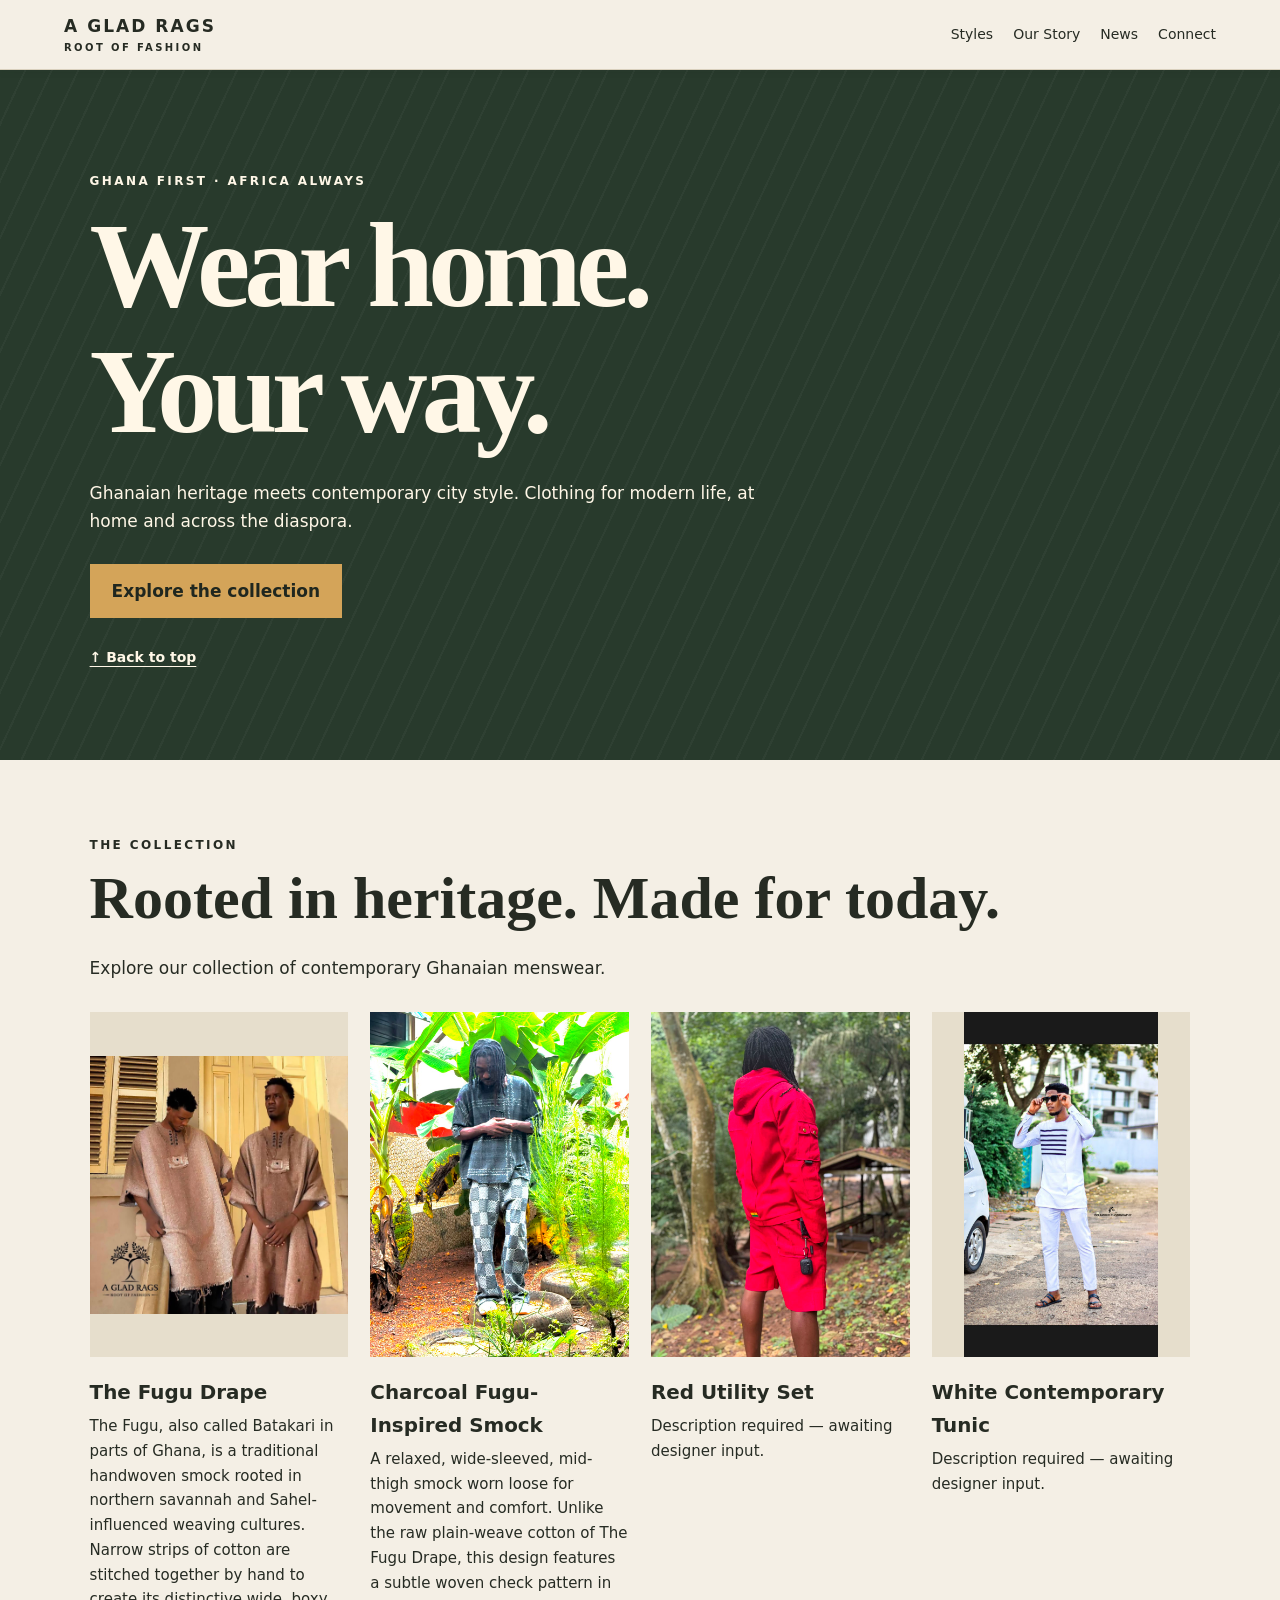
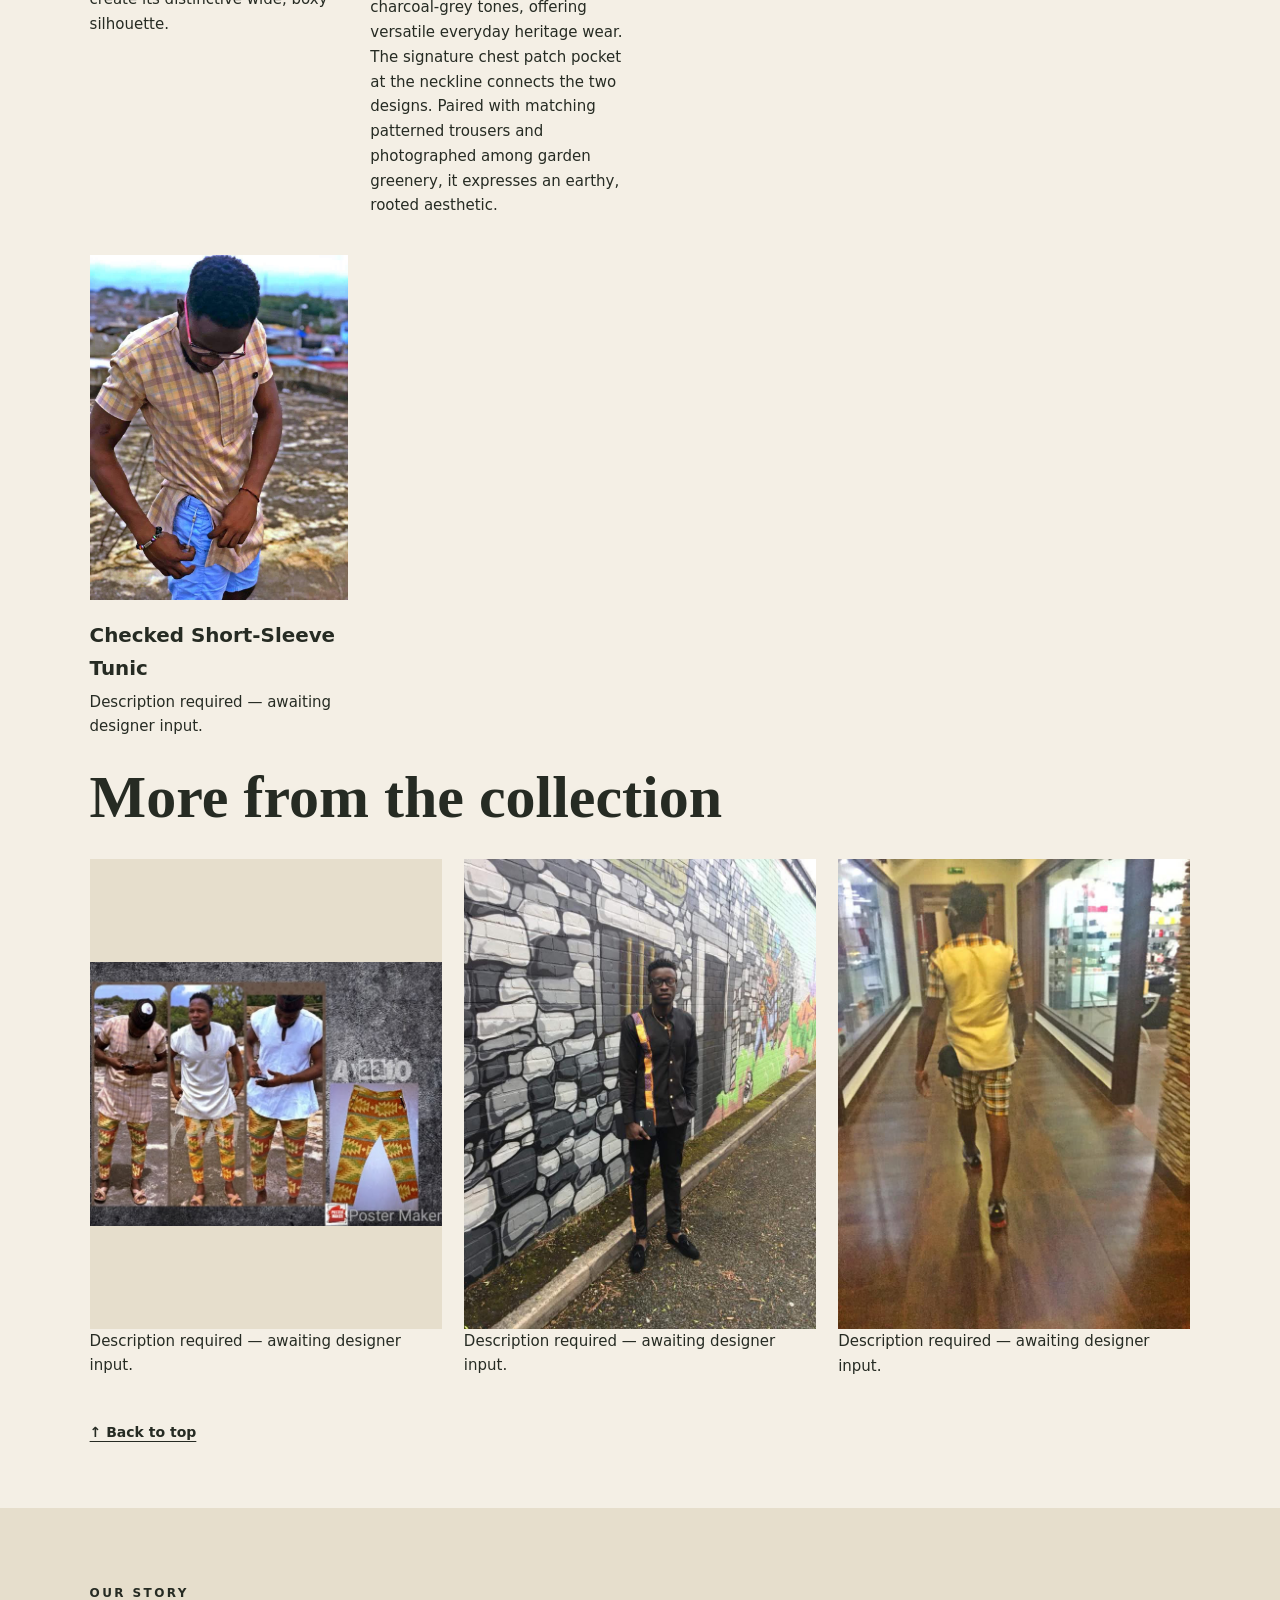
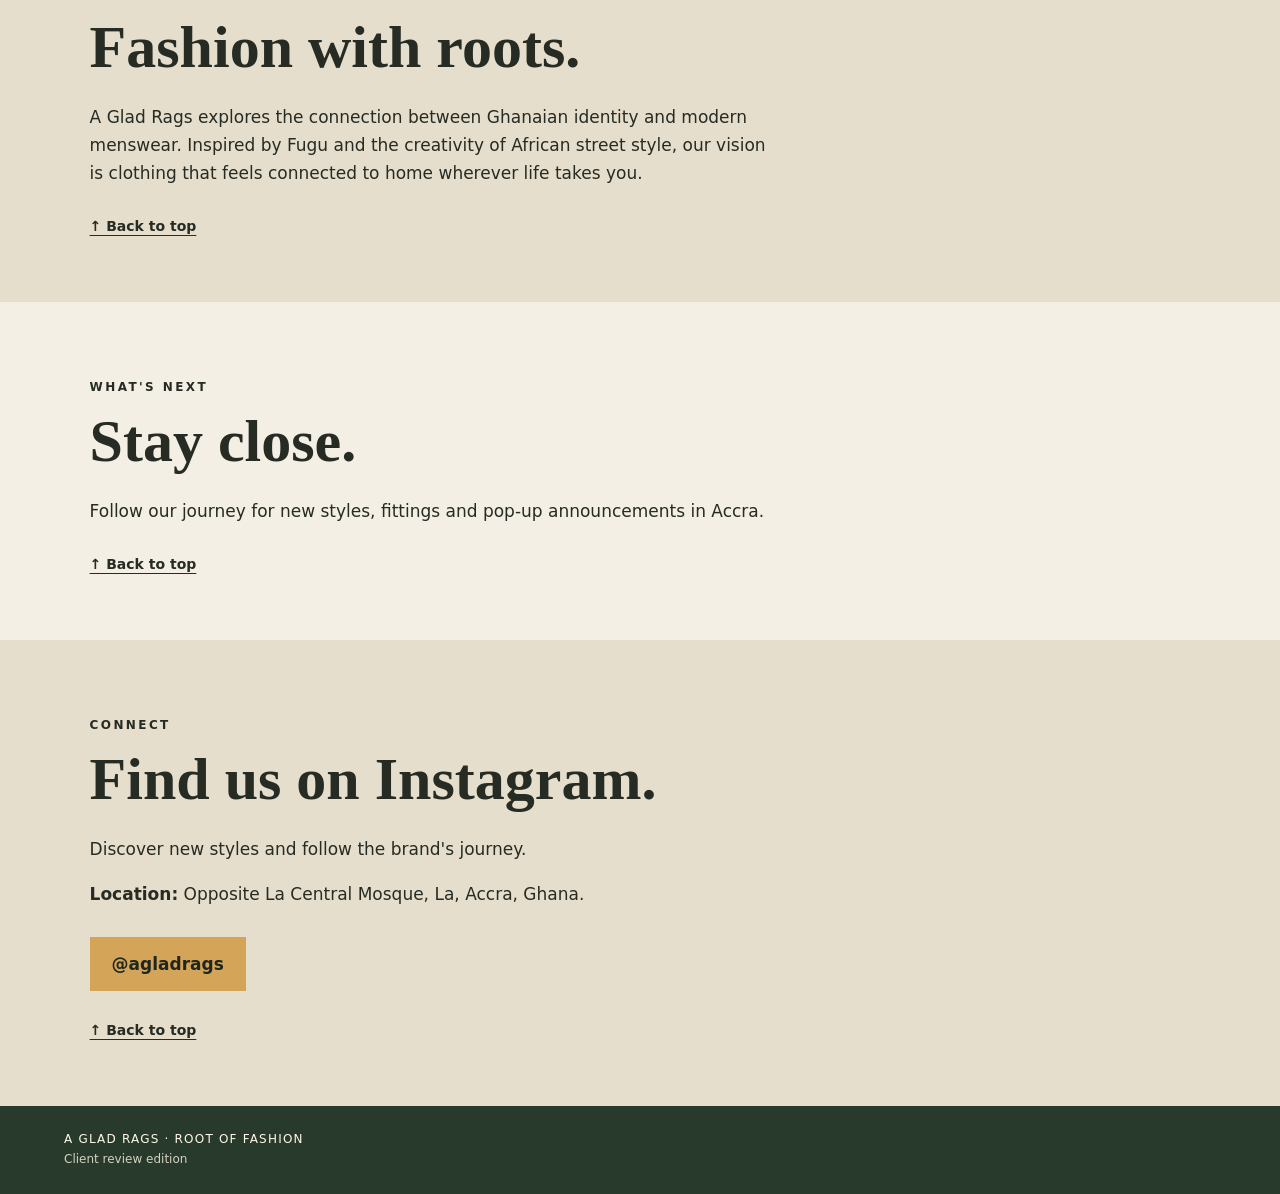
<file: agr/index.html>
<!doctype html>
<html lang="en"><head><meta charset="utf-8"><meta name="viewport" content="width=device-width,initial-scale=1"><meta name="description" content="A Glad Rags — contemporary Ghanaian menswear, Fugu-inspired design and African streetwear."><meta name="robots" content="noindex"><title>A Glad Rags | Root of Fashion</title><link rel="stylesheet" href="./styles.css"><style>.outfit{display:block;width:100%;height:auto;aspect-ratio:3/4;object-fit:contain;background:#e6decc}.gallery{align-items:start}header{position:sticky;top:0;z-index:100;background:#f4efe5;box-shadow:0 2px 8px #262b2310;padding-top:12px;padding-bottom:12px}header nav a{display:inline-flex;align-items:center;min-height:44px}html{scroll-padding-top:120px}section{scroll-margin-top:12px}.back-top{display:block;width:max-content;margin-top:28px;color:inherit;font-size:14px;font-weight:650;text-underline-offset:4px}@media(max-width:600px){header{gap:2px;padding:8px 20px}header nav{width:100%;justify-content:space-between;gap:8px}header nav a{font-size:13px}html{scroll-padding-top:130px}}@media(prefers-reduced-motion:reduce){html{scroll-behavior:auto}}</style></head><body id="top"><header><a class="brand" href="#top">A GLAD RAGS <small>ROOT OF FASHION</small></a><nav aria-label="Main navigation"><a href="#styles">Styles</a><a href="#story">Our Story</a><a href="#news">News</a><a href="#connect">Connect</a></nav></header><main id="home"><section class="hero"><p class="eyebrow">GHANA FIRST · AFRICA ALWAYS</p><h1>Wear home.<br>Your way.</h1><p>Ghanaian heritage meets contemporary city style. Clothing for modern life, at home and across the diaspora.</p><a class="cta" href="#styles">Explore the collection</a><a class="back-top" href="#top">↑ Back to top</a></section><section id="styles"><p class="eyebrow">THE COLLECTION</p><h2>Rooted in heritage. Made for today.</h2><p>Explore our collection of contemporary Ghanaian menswear.</p><div class="gallery"><article><img class="outfit" src="./IMG_1542.jpeg" alt="Two models wearing the brown Fugu Drape with the A Glad Rags logo" loading="lazy"><h3>The Fugu Drape</h3><p>The Fugu, also called Batakari in parts of Ghana, is a traditional handwoven smock rooted in northern savannah and Sahel-influenced weaving cultures. Narrow strips of cotton are stitched together by hand to create its distinctive wide, boxy silhouette.</p></article><article><img class="outfit" src="./IMG_1538.jpeg" alt="A Glad Rags collection outfit" loading="lazy"><h3>Charcoal Fugu-Inspired Smock</h3><p>A relaxed, wide-sleeved, mid-thigh smock worn loose for movement and comfort. Unlike the raw plain-weave cotton of The Fugu Drape, this design features a subtle woven check pattern in charcoal-grey tones, offering versatile everyday heritage wear. The signature chest patch pocket at the neckline connects the two designs. Paired with matching patterned trousers and photographed among garden greenery, it expresses an earthy, rooted aesthetic.</p></article><article><img class="outfit" src="./IMG_1537.jpeg" alt="A Glad Rags collection outfit" loading="lazy"><h3>Red Utility Set</h3><p>Description required — awaiting designer input.</p></article><article><img class="outfit" src="./IMG_1539.jpeg" alt="A Glad Rags collection outfit" loading="lazy"><h3>White Contemporary Tunic</h3><p>Description required — awaiting designer input.</p></article><article><img class="outfit" src="./IMG_1540.jpeg" alt="A Glad Rags collection outfit" loading="lazy"><h3>Checked Short-Sleeve Tunic</h3><p>Description required — awaiting designer input.</p></article></div><h2>More from the collection</h2><div class="gallery"><article><img class="outfit" src="./IMG_1541.jpeg" alt="A Glad Rags outfit" loading="lazy"><p>Description required — awaiting designer input.</p></article><article><img class="outfit" src="./IMG_1543.jpeg" alt="A Glad Rags outfit" loading="lazy"><p>Description required — awaiting designer input.</p></article><article><img class="outfit" src="./IMG_1544.jpeg" alt="A Glad Rags outfit" loading="lazy"><p>Description required — awaiting designer input.</p></article></div><a class="back-top" href="#top">↑ Back to top</a></section><section id="story"><p class="eyebrow">OUR STORY</p><h2>Fashion with roots.</h2><p>A Glad Rags explores the connection between Ghanaian identity and modern menswear. Inspired by Fugu and the creativity of African street style, our vision is clothing that feels connected to home wherever life takes you.</p><a class="back-top" href="#top">↑ Back to top</a></section><section id="news"><p class="eyebrow">WHAT'S NEXT</p><h2>Stay close.</h2><p>Follow our journey for new styles, fittings and pop-up announcements in Accra.</p><a class="back-top" href="#top">↑ Back to top</a></section><section id="connect"><p class="eyebrow">CONNECT</p><h2>Find us on Instagram.</h2><p>Discover new styles and follow the brand's journey.</p><p><strong>Location:</strong> Opposite La Central Mosque, La, Accra, Ghana.</p><a class="cta" href="https://www.instagram.com/agladrags/">@agladrags</a><a class="back-top" href="#top">↑ Back to top</a></section></main><footer>A GLAD RAGS · ROOT OF FASHION <span>Client review edition</span></footer></body></html>
</file>
<file: agr/styles.css>
*{box-sizing:border-box}html{scroll-behavior:smooth}body{margin:0;background:#f4efe5;color:#262b23;font:17px/1.65 system-ui,sans-serif}header{display:flex;justify-content:space-between;align-items:center;gap:24px;flex-wrap:wrap;padding:22px max(5vw,20px);border-bottom:1px solid #d9d0bd}.brand{font-weight:850;letter-spacing:.12em;text-decoration:none;color:inherit}.brand small{display:block;font-size:10px;letter-spacing:.24em}nav{display:flex;gap:20px;flex-wrap:wrap}nav a{color:inherit;text-decoration:none;font-size:14px}a:focus-visible{outline:3px solid #b77b37;outline-offset:4px}section{padding:64px max(7vw,24px);scroll-margin-top:20px}.hero{background:#283a2c;color:#fff7e7;padding-top:90px;padding-bottom:90px;background-image:repeating-linear-gradient(115deg,transparent 0 22px,#ffffff08 22px 24px)}h1,h2{font-family:Georgia,serif;line-height:1.05;margin:12px 0 24px}h1{font-size:clamp(56px,10vw,120px);letter-spacing:-.05em}h2{font-size:clamp(32px,5vw,60px)}p{max-width:680px}.eyebrow{font-size:12px;font-weight:800;letter-spacing:.2em}.cta{display:inline-block;padding:13px 22px;background:#d4a459;color:#20271f;text-decoration:none;font-weight:750;margin-top:12px}.gallery{display:grid;grid-template-columns:repeat(auto-fit,minmax(min(100%,220px),1fr));gap:22px;margin-top:30px}.placeholder{aspect-ratio:3/4;display:flex;flex-direction:column;justify-content:space-between;padding:22px;color:#fff;background:#695b46}.placeholder span{font:64px Georgia,serif}.placeholder small{font-size:11px;letter-spacing:.13em}.p1{background:#4d6251}.p2{background:#78604e}.p3{background:#343d39}h3{margin-bottom:4px}article p{font-size:15px;margin-top:0}#story,#connect{background:#e6decc}footer{padding:24px max(5vw,20px);background:#283a2c;color:#fff7e7;font-size:12px;letter-spacing:.1em}footer span{display:block;letter-spacing:0;opacity:.8}@media(max-width:600px){nav{gap:14px}section{padding-top:45px;padding-bottom:45px}}
</file>
